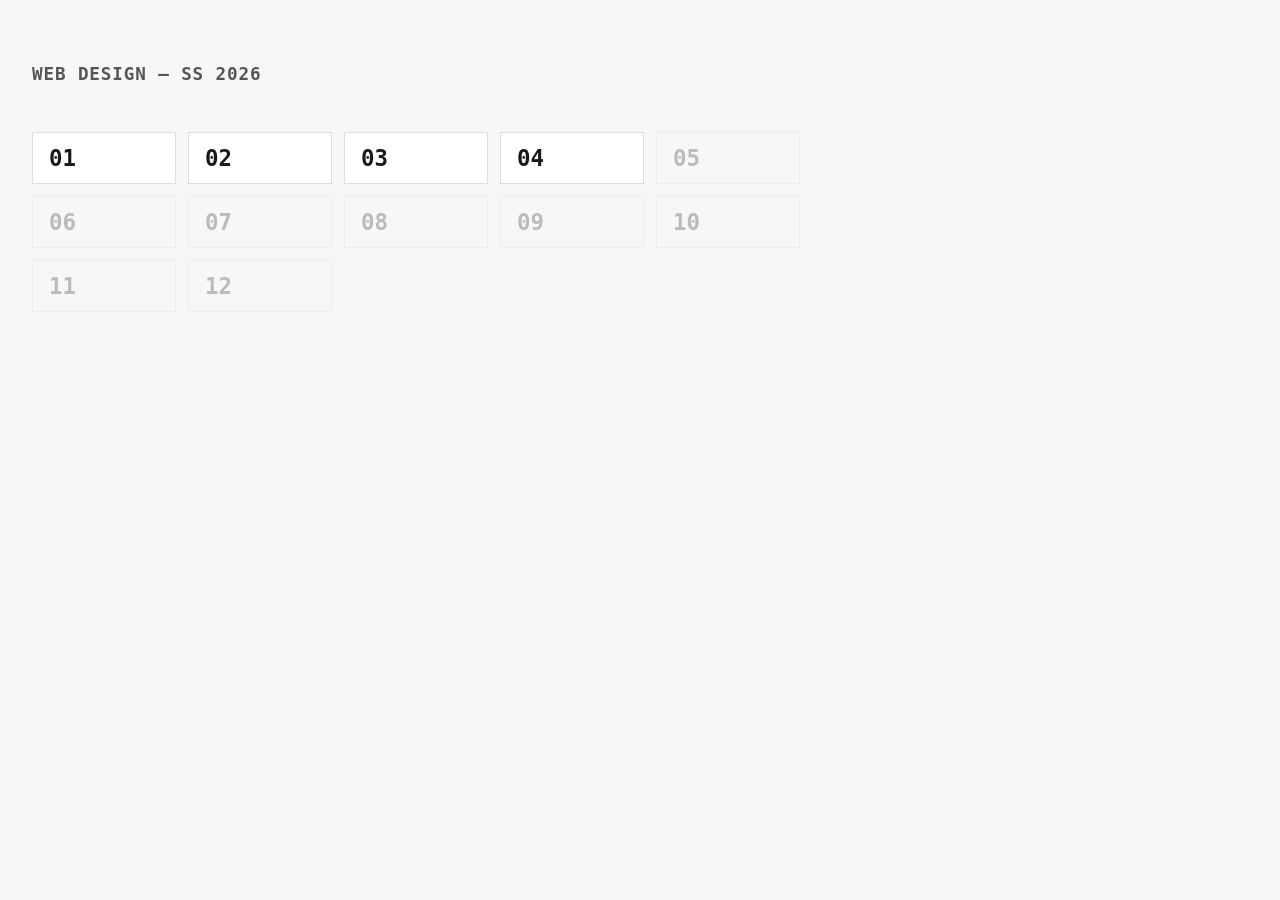
<file: index.html>
<!DOCTYPE html>
<html lang="en">
<head>
  <meta charset="UTF-8">
  <meta name="viewport" content="width=device-width, initial-scale=1.0">
  <title>Web Design SS 2026</title>
  <style>
    *, *::before, *::after { box-sizing: border-box; margin: 0; padding: 0; }

    body {
      font-family: ui-monospace, 'Cascadia Code', 'Fira Mono', monospace;
      background: #f7f7f5;
      color: #1a1a1a;
      min-height: 100vh;
      padding: 4rem 2rem;
    }

    header {
      margin-bottom: 3rem;
    }

    h1 {
      font-size: 1.1rem;
      font-weight: 600;
      letter-spacing: 0.05em;
      text-transform: uppercase;
      color: #555;
    }

    ol {
      list-style: none;
      display: grid;
      grid-template-columns: repeat(auto-fill, minmax(8rem, 1fr));
      gap: 0.75rem;
      max-width: 48rem;
    }

    li a, li span {
      display: block;
      padding: 0.75rem 1rem;
      border: 1px solid #ddd;
      text-decoration: none;
      font-size: 1.4rem;
      font-weight: 700;
      color: #1a1a1a;
      background: #fff;
      transition: border-color 0.15s, background 0.15s;
    }

    li a:hover {
      border-color: #999;
      background: #f0f0ee;
    }

    li span {
      color: #bbb;
      border-color: #eee;
      background: transparent;
      cursor: default;
    }
  </style>
</head>
<body>
  <header>
    <h1>Web Design &mdash; SS 2026</h1>
  </header>
  <ol>
    <li><a href="01/">01</a></li>
    <li><a href="02/">02</a></li>
    <li><a href="03/">03</a></li>
    <li><a href="04/">04</a></li>
    <li><span>05</span></li>
    <li><span>06</span></li>
    <li><span>07</span></li>
    <li><span>08</span></li>
    <li><span>09</span></li>
    <li><span>10</span></li>
    <li><span>11</span></li>
    <li><span>12</span></li>
  </ol>
</body>
</html>
</file>
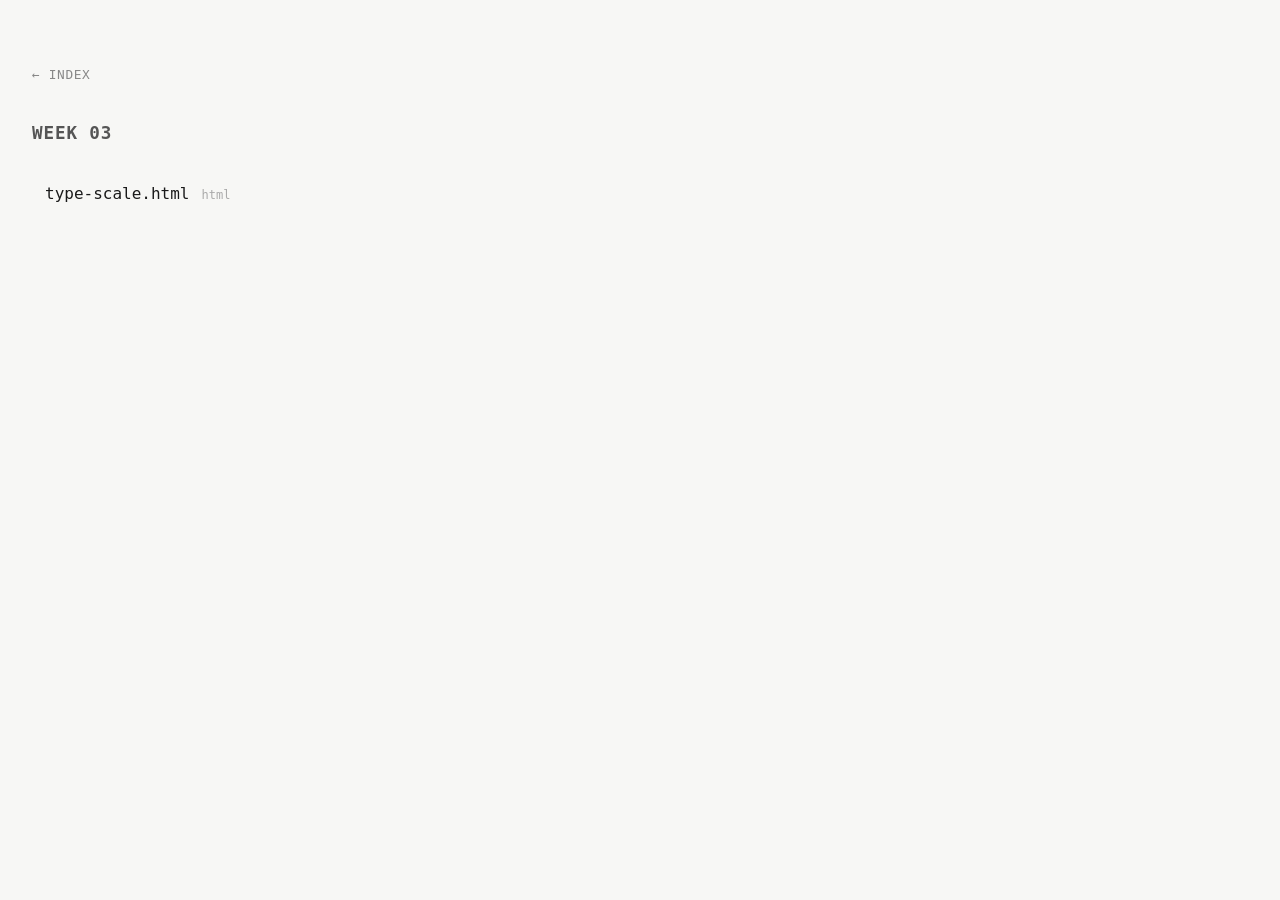
<file: 03/index.html>
<!DOCTYPE html>
<html lang="en">
<head>
  <meta charset="UTF-8">
  <meta name="viewport" content="width=device-width, initial-scale=1.0">
  <title>03 — Web Design SS 2026</title>
  <style>
    *, *::before, *::after { box-sizing: border-box; margin: 0; padding: 0; }

    body {
      font-family: ui-monospace, 'Cascadia Code', 'Fira Mono', monospace;
      background: #f7f7f5;
      color: #1a1a1a;
      min-height: 100vh;
      padding: 4rem 2rem;
    }

    nav {
      margin-bottom: 2.5rem;
    }

    nav a {
      font-size: 0.8rem;
      color: #888;
      text-decoration: none;
      letter-spacing: 0.05em;
      text-transform: uppercase;
    }

    nav a:hover { color: #1a1a1a; }

    h1 {
      font-size: 1.1rem;
      font-weight: 600;
      letter-spacing: 0.05em;
      text-transform: uppercase;
      color: #555;
      margin-bottom: 2rem;
    }

    ul {
      list-style: none;
      max-width: 32rem;
    }

    li + li { margin-top: 0.4rem; }

    li a {
      display: flex;
      align-items: baseline;
      gap: 0.75rem;
      padding: 0.5rem 0.75rem;
      text-decoration: none;
      color: #1a1a1a;
      border: 1px solid transparent;
      transition: border-color 0.15s, background 0.15s;
    }

    li a:hover {
      border-color: #ddd;
      background: #fff;
    }

    li a .ext {
      font-size: 0.75rem;
      color: #aaa;
      flex-shrink: 0;
    }
  </style>
</head>
<body>
  <nav><a href="../">← Index</a></nav>
  <h1>Week 03</h1>
  <ul>
    <li><a href="type-scale.html"><span>type-scale.html</span><span class="ext">html</span></a></li>
  </ul>
</body>
</html>
</file>
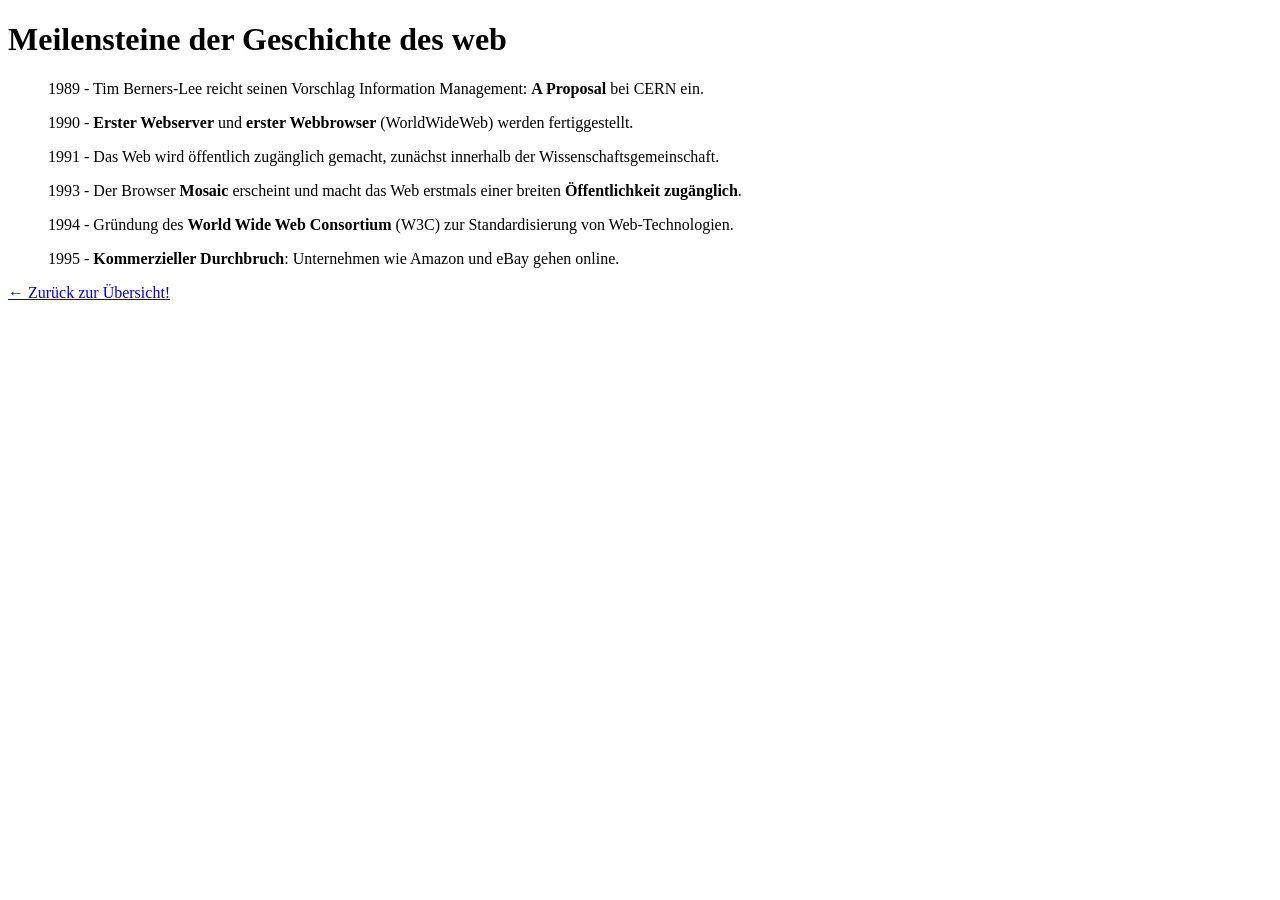
<file: 01/meilensteine.html>
<!DOCTYPE html>
<html lang="de">
  <head>
    <meta charset="UTF-8" />
    <meta name="viewport" content="width=device-width, initial-scale=1.0" />
    <title>meilensteine der Geschichte des web</title>
  </head>
  <body>
    <h1> Meilensteine der Geschichte des web</h1>
    
       <ul>1989 - Tim Berners-Lee reicht seinen Vorschlag Information Management: <strong>A Proposal</strong> bei CERN ein.</ul>
        <ul>1990 - <strong>Erster Webserver</strong> und <strong>erster Webbrowser</strong> (WorldWideWeb) werden fertiggestellt.</ul>
       <ul>1991 - Das Web wird öffentlich zugänglich gemacht, zunächst innerhalb der Wissenschaftsgemeinschaft.</ul>
       <ul>1993 - Der Browser <strong>Mosaic</strong> erscheint und macht das Web erstmals einer breiten <strong>Öffentlichkeit zugänglich</strong>.</ul>
        <ul>1994 - Gründung des <strong>World Wide Web Consortium</strong> (W3C) zur Standardisierung von Web-Technologien.</ul>
        <ul>1995 - <strong>Kommerzieller Durchbruch</strong>: Unternehmen wie Amazon und eBay gehen online.</ul>
    
    
        <a href="www.html">← Zurück zur Übersicht!</a>
    </body>
</html>
</file>
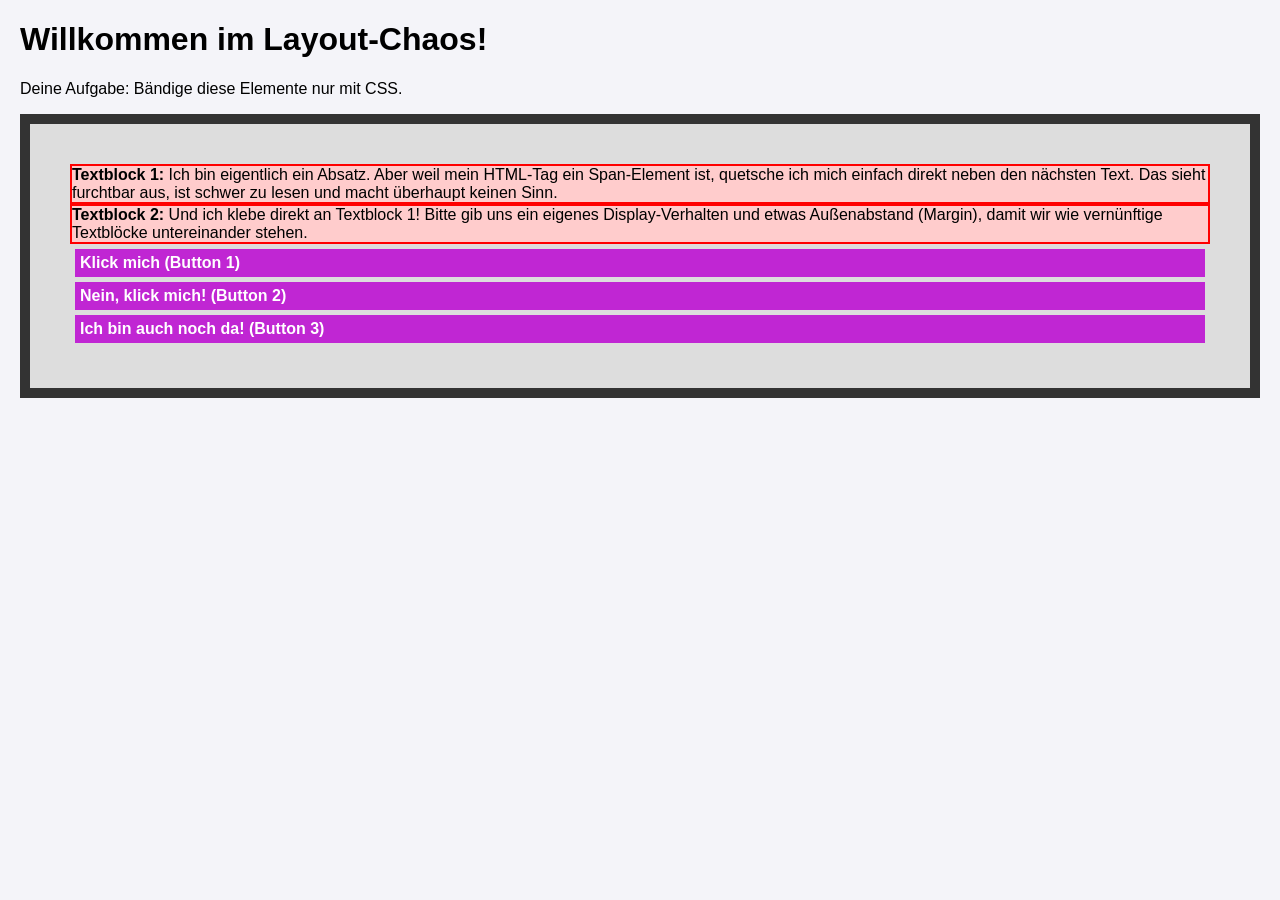
<file: 02/02_chaos.html>
<!DOCTYPE html>
<html lang="de">
<head>
    <meta charset="UTF-8">
    <meta name="viewport" content="width=device-width, initial-scale=1.0">
    <title>Präsenzaufgabe 2: Chaos-Beseitigung</title>
    <style>
        /* ==========================================================================
           CSS-CHAOS:
           Hier ist alles kaputt! Repariere das Layout NUR durch das Anpassen 
           und Hinzufügen von CSS in diesem Block.
           Das HTML im <body> darf NICHT verändert werden!
           ========================================================================== */

        body {
            font-family: sans-serif;
            background-color: #f4f4f9;
            margin: 20px;
        }

        .container {
            background-color: #ddd;
            width: vw;
            /* PROBLEM 1: Ohne box-sizing: border-box sprengen padding und border die 100% Breite.
               Der Container ragt rechts aus dem Bildschirmrand heraus! */
            padding: 40px;
            border: 10px solid #333;
        }

        .text-block {
            background-color: #ffcccc;
            border: 2px solid red;
            display:block;
            /* PROBLEM 2: Diese Textblöcke fließen ineinander, weil sie als <span> 
               standardmäßig "inline" sind. Sie brauchen Block-Verhalten und Außenabstand! */
        }

        .button {
            background-color: #c026d3;
            color: white;
            font-weight: bold;
            text-align: center;
            display:flex;
            flex-direction:row;/*warum sind die Buttons immer noch untereinander??*/
            width:auto;
            margin: 5px;
            padding:5px;
            /* PROBLEM 3: Diese Buttons sollen nebeneinander stehen, sind als <div> 
               aber standardmäßig "block"-Elemente. Sie brauchen Innen- und Außenabstände! */
        }

        .secret {
            background-color: yellow;
            color: red;
            font-size: 24px;
            font-weight: bold;
            border: 5px dashed red;
            display:none;
            /* PROBLEM 4: Dieses Element soll komplett aus dem Layout verschwinden! */
        }

        /* --- DEIN CODE STARTET HIER --- */

        /* 1. Füge den universellen Selektor (*) für border-box hinzu */


        /* 2. Repariere .text-block (Tipp: display, margin, padding) */


        /* 3. Repariere .button (Tipp: display, margin, padding) */


        /* 4. Verstecke .secret (Tipp: display) */


    </style>
</head>
<body>

    <h1>Willkommen im Layout-Chaos!</h1>
    <p>Deine Aufgabe: Bändige diese Elemente nur mit CSS.</p>

    <div class="container">
        <span class="text-block">
            <strong>Textblock 1:</strong> Ich bin eigentlich ein Absatz. Aber weil mein HTML-Tag ein Span-Element ist, quetsche ich mich einfach direkt neben den nächsten Text. Das sieht furchtbar aus, ist schwer zu lesen und macht überhaupt keinen Sinn.
        </span>

        <span class="text-block">
            <strong>Textblock 2:</strong> Und ich klebe direkt an Textblock 1! Bitte gib uns ein eigenes Display-Verhalten und etwas Außenabstand (Margin), damit wir wie vernünftige Textblöcke untereinander stehen.
        </span>

        <div class="secret">
            🛑 GEHEIMNIS! 🛑 Dieser Kasten darf auf der fertigen Website überhaupt nicht gerendert werden. Er darf auch keinen unsichtbaren Platz wegnehmen. Verstecke mich!
        </div>

        <div class="button">Klick mich (Button 1)</div>
        <div class="button">Nein, klick mich! (Button 2)</div>
        <div class="button">Ich bin auch noch da! (Button 3)</div>
    </div>

</body>
</html>
</file>
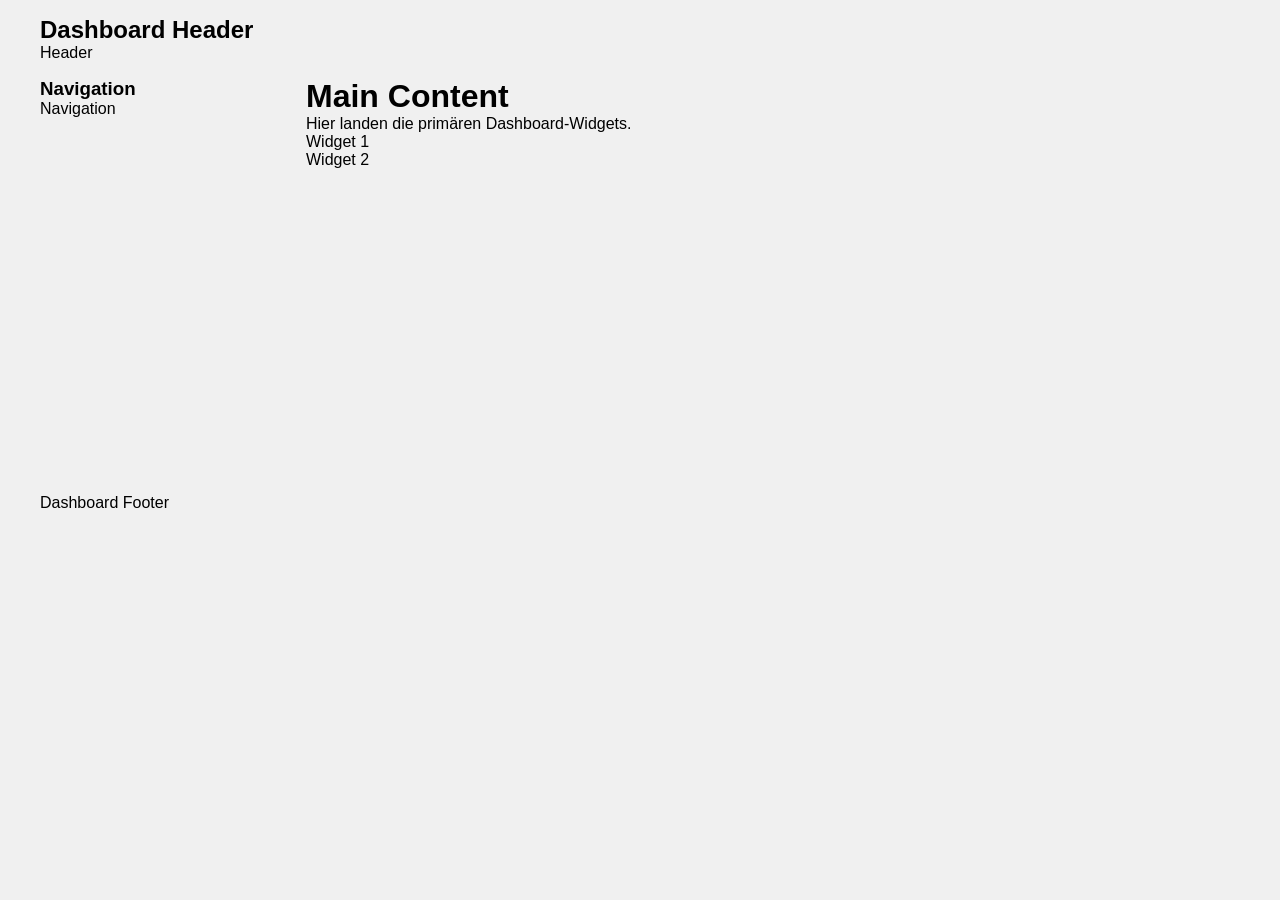
<file: 02/03_grid.html>
<!DOCTYPE html>
<html lang="de">
<head>
    <meta charset="UTF-8">
    <meta name="viewport" content="width=device-width, initial-scale=1.0">
    <title>8px Grid Dashboard</title>
    <style>
        /* Grund-Reset */
        * { box-sizing: border-box; margin: 0; padding: 0; }
        
        body {
            font-family: sans-serif;
            background-color: #f0f0f0;
            padding: 16px; /* 8px x 2 */
        }

        /* Das Grid-System */
        .grid-container {
            display: grid;
            /* Sidebar: 250px | Content: Rest */
            grid-template-columns: 250px 1fr;
            /* Header: auto | Main: min 400px | Footer: auto */
            grid-template-rows: auto minmax(400px, 1fr) auto;
            
            gap: 16px; /* 8px x 2 */
            max-width: 1200px;
            margin: 0 auto;
        }

        /* Platzierung der Elemente */
        header, footer {
            grid-column:1/-1;
            display:
        }

        aside {
            grid-column:1;
        }

        main {
            grid-column:2/3;
        }


    </style>
</head>
<body>

    <div class="grid-container">
        <header>
            <h2>Dashboard Header</h2>
            <p> Header</p>
        </header>

        <aside>
            <h3>Navigation</h3>
            <p>Navigation</p>
        </aside>

        <main>
            <h1>Main Content</h1>
            <p>Hier landen die primären Dashboard-Widgets.</p>
            <p>Widget 1</p>
            <p>Widget 2</p>
        </main>

        <footer>
            <p>Dashboard Footer</p>
        </footer>
    </div>

</body>
</html>
</file>
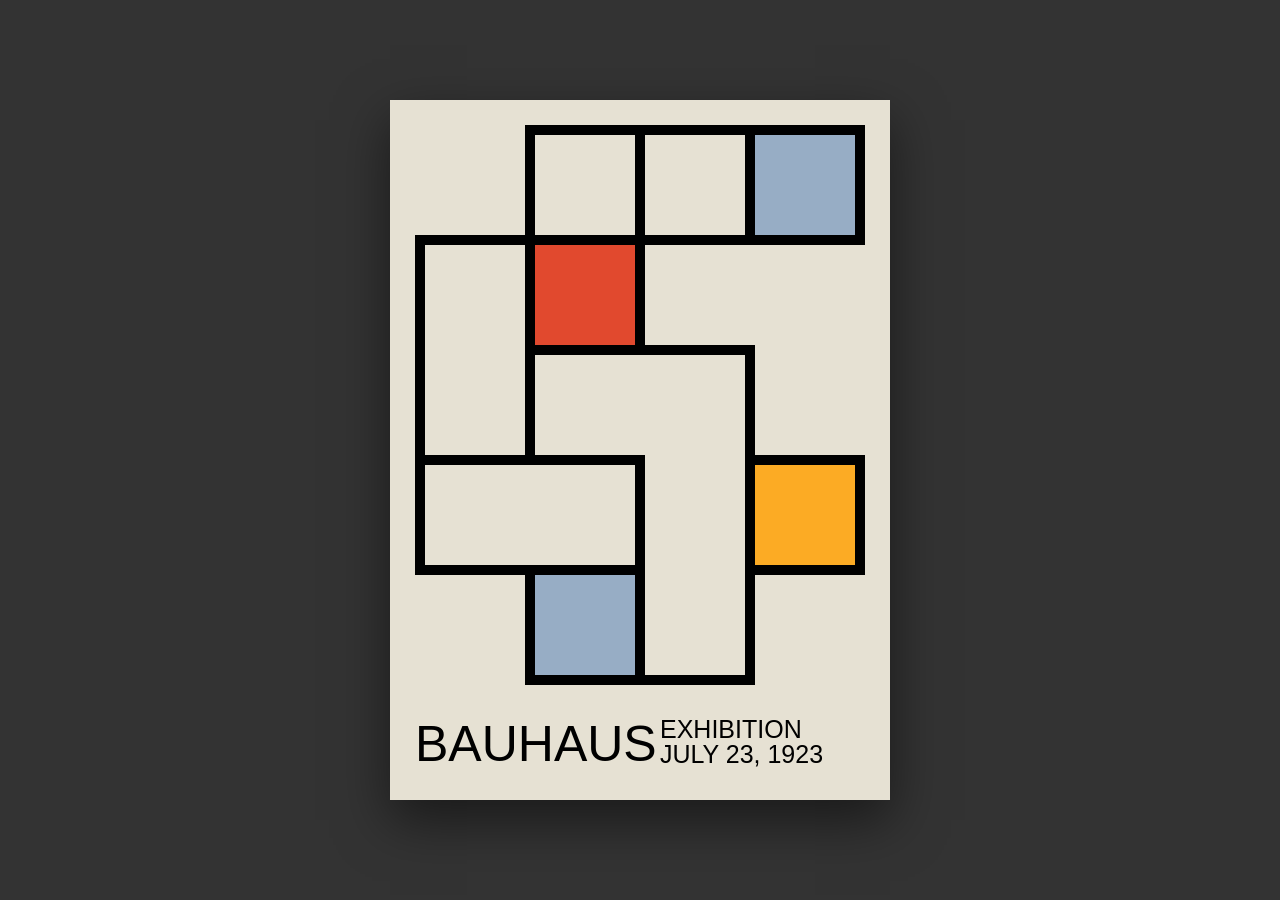
<file: 02/b_bauhaus.html>
<!DOCTYPE html>
<html lang="de">
<head>
    <meta charset="UTF-8">
    <title>Bauhaus Vorlage</title>
    <link rel="stylesheet" href="b_bauhaus.css">
</head>
<body>

    <div class="poster">
    <div class="BoxLaenge1Groeße BoxFarbeWeiß Box1Position"></div>
    <div class="BoxLaenge1Groeße BoxFarbeBlau Box2Position"></div>
    <div class="BoxLaenge1Groeße BoxFarbeRot Box3Position"></div>
    <div class="BoxLaenge1Groeße BoxFarbeGelb Box4Position"></div>
    <div class="BoxLaenge2Groeße BoxFarbeWeiß Box5Position"></div>
    <div class="BoxHoehe2Groeße BoxFarbeWeiß Box6Position"></div>
    <div class="BoxLaenge1Groeße BoxFarbeWeiß Box7Position"></div>
    <div class="BoxLaenge1Groeße BoxFarbeBlau Box8Position"></div>
    <div class="LinieHorizontal LinienPosition1"></div>
    <div class="LinieHorizontal LinienPosition2"></div>
    <div class="LinieVertikal LinienPosition3"></div>
    <div class="TextGroß TextPosition1">BAUHAUS</div>
    <div class="TextKlein TextPosition2">EXHIBITION</div>
    <div class="TextKlein TextPosition3">JULY 23, 1923</div>
    </div>
    
   

</body>
</html>
</file>
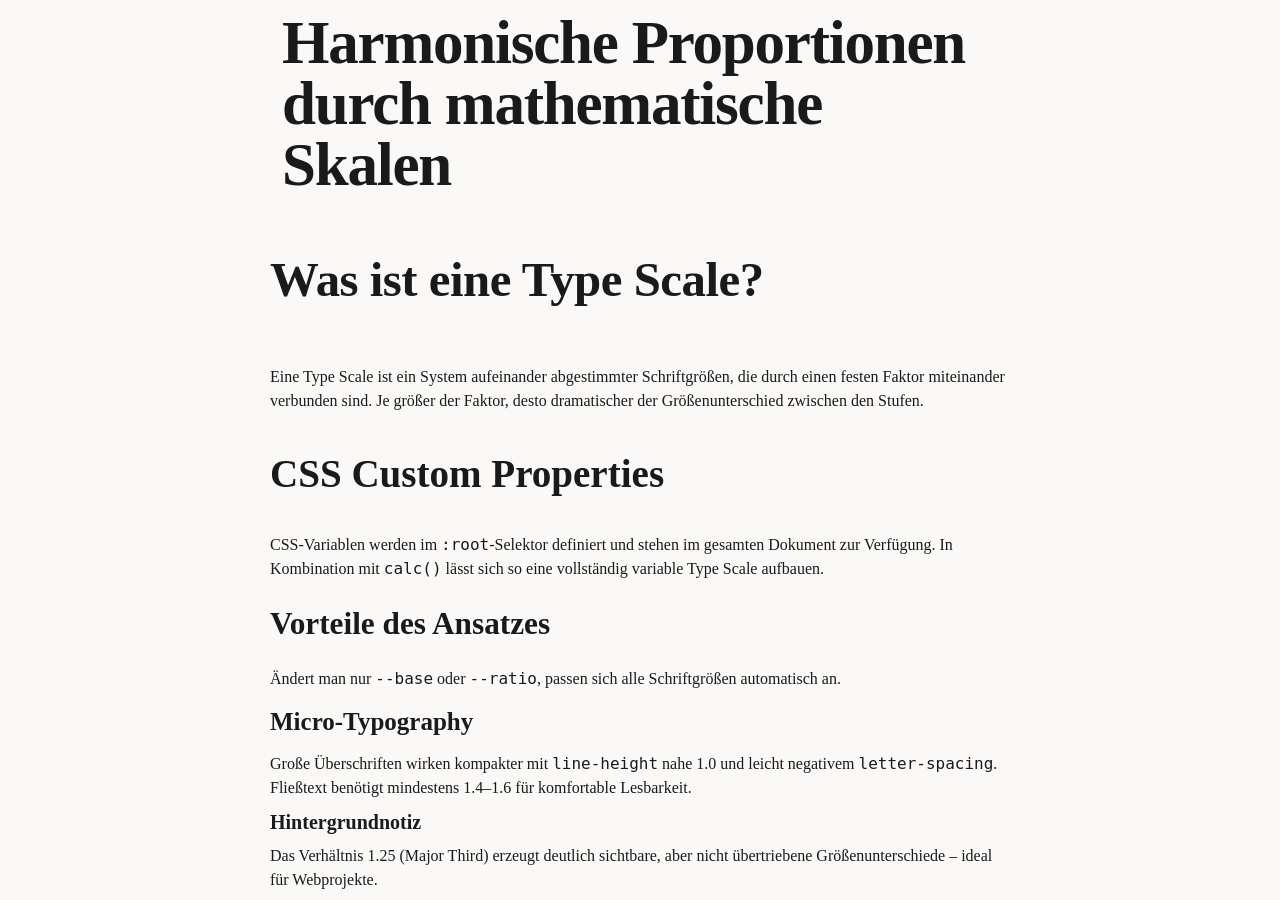
<file: 03/type-scale.html>
<!DOCTYPE html>
<html lang="de">
<head>
    <meta charset="UTF-8">
    <meta name="viewport" content="width=device-width, initial-scale=1.0">
    <title>Type Scale Calculator</title>
    <style>
        /* ============================================================
           AUFGABE: Type Scale Calculator mit CSS-Variablen

           1. Definiert in :root:  --base (16px)  und  --ratio (1.25)
           2. Berechnet --h6 bis --h1 mit calc(), z.B.:
                --h6: calc(var(--base) * var(--ratio))
                --h5: calc(var(--h6)  * var(--ratio))  … usw.
           3. Setzt font-size bei h1–h6 und font-size am body.
           4. Micro-Typography:
                h1 → line-height: 1.0  + negatives letter-spacing
                p  → line-height: 1.5
           5. Optional: Suchen Sie sich eine schöne Schriftartenkombo aus Google Fonts und binden Sie sie ein.
           ============================================================ */

        :root {
            --base:16px;
            --ratio:1.25;

           
            --h6: calc(var(--base)*var(--ratio));
            --h5: calc(var(--h6)*var(--ratio));
            --h4: calc(var(--h5)*var(--ratio));
            --h3: calc(var(--h4)*var(--ratio));
            --h2: calc(var(--h3)*var(--ratio));
            --h1: calc(var(--h2)*var(--ratio));

            --baseMargin: 8px;
            --ratioMargin:1.5;

            --h6Margin:calc(var(--baseMargin)*var(--ratioMargin));
            --h5Margin:calc(var(--h6Margin)*var(--ratioMargin));
            --h4Margin:calc(var(--h5Margin)*var(--ratioMargin));
            --h3Margin:calc(var(--h4Margin)*var(--ratioMargin));
            --h2Margin:calc(var(--h3Margin)*var(--ratioMargin));
            --h1Margin:calc(var(--h2Margin)*var(--ratioMargin));

            
            
        }

        * { box-sizing: border-box; margin: 0; padding: 0; }

        body {
            font-family: Georgia, serif;
            background: #faf9f7;
            color: #1a1a1a;
            
        }

        .page { 
            max-width: 740px; 
            margin: 0 auto; 
        }

        h1 {
            font-size:var(--h1);
            line-height:1.0;
            margin:var(--h6Margin);
            letter-spacing:-0.02em;
        }

        h2 { 
            font-size:var(--h2);
            line-height:1.0;
            margin-top:var(--h2Margin);
            margin-bottom:var(--h2Margin);
            letter-spacing:-0.01em;
         }
        h3 { 
            font-size:var(--h3);
            line-height:1.0;
            margin-top:var(--h3Margin);
            margin-bottom:var(--h3Margin);
         }
        h4 {
            font-size:var(--h4);
            line-height:1.0;
            margin-top:var(--h4Margin);
            margin-bottom:var(--h4Margin);
         }
        h5 { 
            font-size:var(--h5);
            line-height:1.0;
            margin-top:var(--h5Margin);
            margin-bottom:var(--h5Margin);
         }
        h6 { 
            font-size:var(--h6);
            line-height:1.0;
            margin-top:var(--h6Margin);
            margin-bottom:var(--h6Margin);
         }

        p {
            font-size:var(--base);
            line-height:1.5;
            margin-top:var(--baseMargin);
            margin-bottom:var(--baseMargin);
        }
    </style>
</head>
<body>

    <div class="page">

        <h1>Harmonische Proportionen durch mathematische Skalen</h1>
        <h2>Was ist eine Type Scale?</h2>
        <p>
            Eine Type Scale ist ein System aufeinander abgestimmter Schriftgrößen,
            die durch einen festen Faktor miteinander verbunden sind. Je größer
            der Faktor, desto dramatischer der Größenunterschied zwischen den Stufen.
        </p>

        <h3>CSS Custom Properties</h3>
        <p>
            CSS-Variablen werden im <code>:root</code>-Selektor definiert und stehen
            im gesamten Dokument zur Verfügung. In Kombination mit <code>calc()</code>
            lässt sich so eine vollständig variable Type Scale aufbauen.
        </p>

        <h4>Vorteile des Ansatzes</h4>
        <p>
            Ändert man nur <code>--base</code> oder <code>--ratio</code>,
            passen sich alle Schriftgrößen automatisch an.
        </p>

        <h5>Micro-Typography</h5>
        <p>
            Große Überschriften wirken kompakter mit <code>line-height</code> nahe 1.0
            und leicht negativem <code>letter-spacing</code>. Fließtext benötigt
            mindestens 1.4–1.6 für komfortable Lesbarkeit.
        </p>

        <h6>Hintergrundnotiz</h6>
        <p>
            Das Verhältnis 1.25 (Major Third) erzeugt deutlich sichtbare,
            aber nicht übertriebene Größenunterschiede – ideal für Webprojekte.
        </p>

    </div>

</body>
</html>
</file>
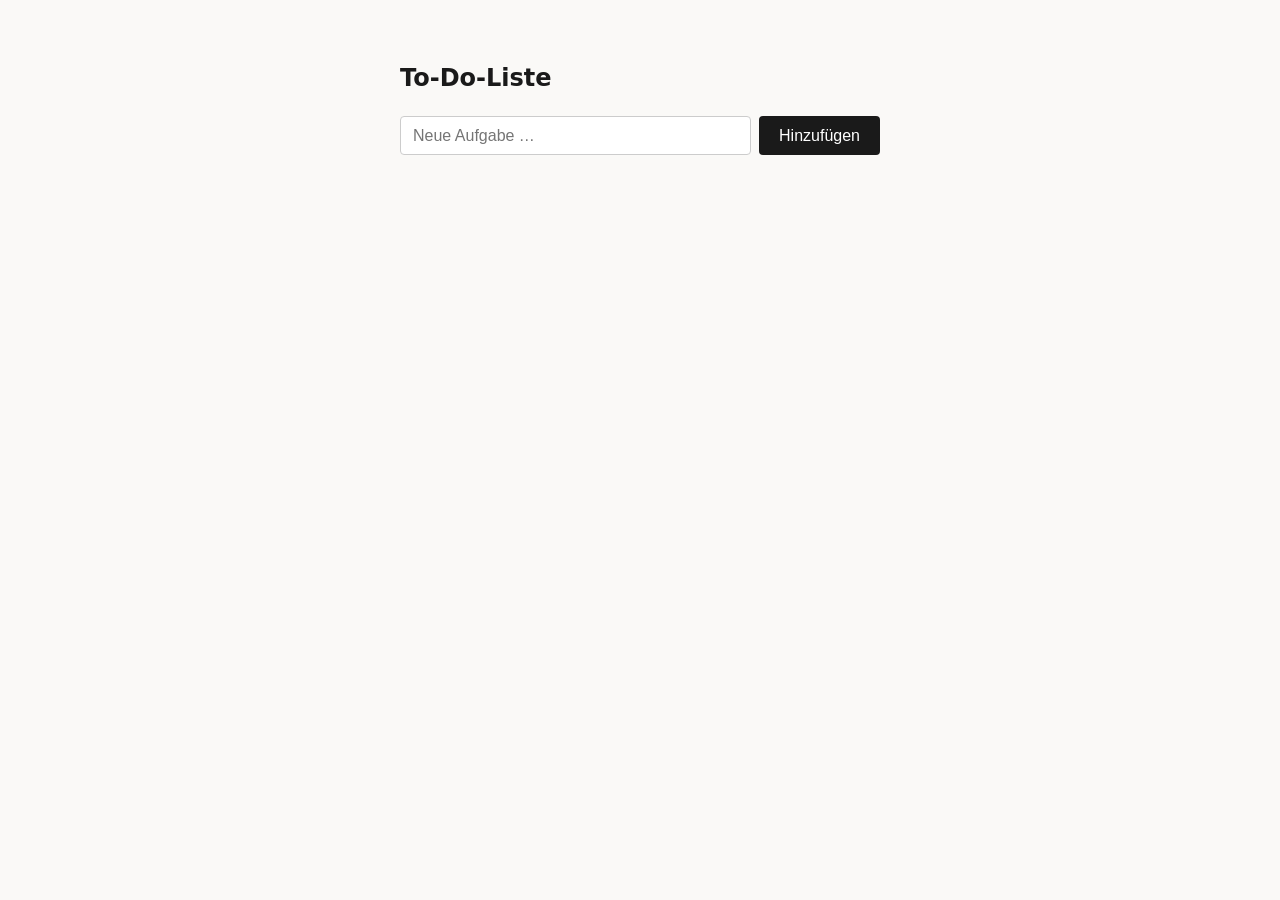
<file: 04/02_todo.html>
<!DOCTYPE html>
<html lang="de">
<head>
    <meta charset="UTF-8">
    <meta name="viewport" content="width=device-width, initial-scale=1.0">
    <title>Aufgabe 2 — To-Do-Liste</title>
    <style>
        /* ============================================================
           AUFGABE 2: To-Do-Liste mit DOM-Manipulation

           Hintergrund:
           getElementById, createElement und appendChild anwenden,
           um statisches HTML dynamisch zu machen.

           Anforderungen:
           1. Wert aus dem Eingabefeld auslesen, wenn der Button
              geklickt wird.
           2. Neues <li>-Element mit document.createElement erstellen.
           3. innerText des Elements auf den Eingabewert setzen.
           4. Element mit appendChild an die Liste anhängen.
           5. Bonus: Eingabefeld nach dem Hinzufügen leeren.
           ============================================================ */

        *, *::before, *::after { box-sizing: border-box; margin: 0; padding: 0; }

        body {
            font-family: system-ui, -apple-system, sans-serif;
            background: #faf9f7;
            color: #1a1a1a;
            min-height: 100vh;
            display: flex;
            justify-content: center;
            padding: 4rem 2rem;
        }

        .container {
            max-width: 480px;
            width: 100%;
        }

        h1 {
            font-size: 1.5rem;
            font-weight: 600;
            margin-bottom: 1.5rem;
        }

        .input-row {
            display: flex;
            gap: 0.5rem;
            margin-bottom: 2rem;
        }

        #taskInput {
            flex: 1;
            padding: 0.6rem 0.75rem;
            font-size: 1rem;
            border: 1px solid #ccc;
            border-radius: 4px;
            outline: none;
            transition: border-color 0.15s;
        }

        #taskInput:focus {
            border-color: #555;
        }

        #addBtn {
            padding: 0.6rem 1.25rem;
            font-size: 1rem;
            background: #1a1a1a;
            color: #fff;
            border: none;
            border-radius: 4px;
            cursor: pointer;
            transition: background 0.15s;
        }

        #addBtn:hover {
            background: #333;
        }

        #taskList {
            list-style: none;
        }

        #taskList li {
            padding: 0.6rem 0.75rem;
            border-bottom: 1px solid #eee;
            font-size: 1rem;
        }

        #taskList li:first-child {
            border-top: 1px solid #eee;
        }
    </style>
</head>
<body>
    <div class="container">
        <h1>To-Do-Liste</h1>

        <div class="input-row">
            <input type="text" id="taskInput" placeholder="Neue Aufgabe …">
            <button id="addBtn">Hinzufügen</button>
        </div>

        <ul id="taskList">
            <!-- Hier werden die Aufgaben dynamisch eingefügt -->
        </ul>
    </div>

    <script>
        // ============================================================
        // EUER CODE HIER:
        //
        // 1. Referenzen auf die Elemente holen:
        //    - const input = document.getElementById(...)
        //    - const button = document.getElementById(...)
        //    - const list = document.getElementById(...)
        //
        // 2. Event-Listener auf den Button setzen:
        //    button.addEventListener('click', function () { ... })
        //
        // 3. Innerhalb der Funktion:
        //    a) Wert aus input.value lesen
        //    b) Prüfen, ob der Wert nicht leer ist
        //    c) Neues <li> mit document.createElement('li') erstellen
        //    d) li.innerText = ... setzen
        //    e) list.appendChild(li) aufrufen
        //    f) Bonus: input.value = '' zum Leeren des Feldes
        //
        // ============================================================


    </script>
</body>
</html>
</file>
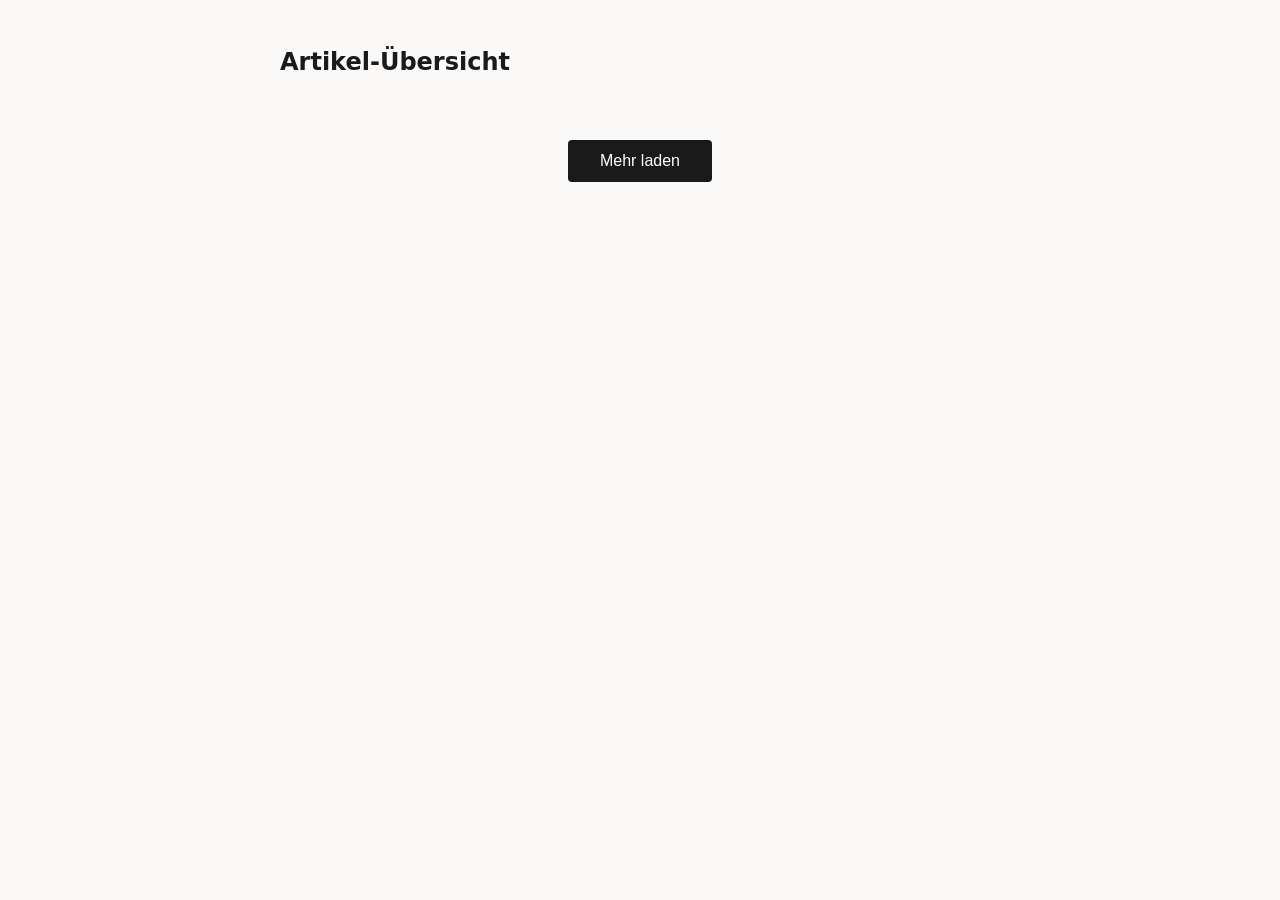
<file: 04/03_loadmore.html>
<!DOCTYPE html>
<html lang="de">
<head>
    <meta charset="UTF-8">
    <meta name="viewport" content="width=device-width, initial-scale=1.0">
    <title>Aufgabe 3 — Load More</title>
    <style>
        /* ============================================================
           AUFGABE 3: Load More mit Arrays, Objekten & DOM-Rendering

           Hintergrund:
           Arbeiten mit Arrays, Objekten und dynamischem Rendering
           von Mock-Daten.

           Anforderungen:
           1. Funktion schreiben, die jeweils die nächsten 3 Objekte
              aus dem Array als Teaser-Cards an <main> anhängt.
           2. "Mehr laden"-Button triggert diese Funktion.
           3. Wenn alle Artikel geladen sind, wird der Button
              ausgeblendet (display = 'none') oder deaktiviert.
           4. Bonus (Infinite Scroll): Button weglassen und stattdessen
              per window.onscroll beim Erreichen des Seitenendes laden.
           ============================================================ */

        *, *::before, *::after { box-sizing: border-box; margin: 0; padding: 0; }

        body {
            font-family: system-ui, -apple-system, sans-serif;
            background: #faf9f7;
            color: #1a1a1a;
            min-height: 100vh;
            padding: 3rem 2rem 6rem;
        }

        header {
            max-width: 720px;
            margin: 0 auto 2rem;
        }

        header h1 {
            font-size: 1.5rem;
            font-weight: 600;
        }

        #cardContainer {
            display: grid;
            grid-template-columns: repeat(auto-fill, minmax(280px, 1fr));
            gap: 1.5rem;
            max-width: 720px;
            margin: 0 auto;
        }

        .card {
            background: #fff;
            border: 1px solid #e5e5e5;
            border-radius: 8px;
            padding: 1.5rem;
            transition: box-shadow 0.15s;
        }

        .card:hover {
            box-shadow: 0 2px 8px rgba(0,0,0,0.08);
        }

        .card h2 {
            font-size: 1.1rem;
            font-weight: 600;
            margin-bottom: 0.5rem;
        }

        .card p {
            font-size: 0.95rem;
            line-height: 1.5;
            color: #555;
        }

        .btn-wrap {
            text-align: center;
            max-width: 720px;
            margin: 2rem auto 0;
        }

        #loadMoreBtn {
            padding: 0.75rem 2rem;
            font-size: 1rem;
            background: #1a1a1a;
            color: #fff;
            border: none;
            border-radius: 4px;
            cursor: pointer;
            transition: background 0.15s;
        }

        #loadMoreBtn:hover {
            background: #333;
        }

        #loadMoreBtn:disabled {
            background: #aaa;
            cursor: default;
        }
    </style>
</head>
<body>
    <header>
        <h1>Artikel-Übersicht</h1>
    </header>

    <main id="cardContainer">
        <!-- Hier werden die Teaser-Cards dynamisch eingefügt -->
    </main>

    <div class="btn-wrap">
        <button id="loadMoreBtn">Mehr laden</button>
    </div>

    <script>
        // ============================================================
        // MOCK-DATEN — 10 Artikel-Objekte
        // ============================================================
        const articles = [
            { title: "Artikel 1",  text: "Lorem ipsum dolor sit amet, consectetur adipiscing elit." },
            { title: "Artikel 2",  text: "Sed do eiusmod tempor incididunt ut labore et dolore magna." },
            { title: "Artikel 3",  text: "Ut enim ad minim veniam, quis nostrud exercitation ullamco." },
            { title: "Artikel 4",  text: "Duis aute irure dolor in reprehenderit in voluptate velit." },
            { title: "Artikel 5",  text: "Excepteur sint occaecat cupidatat non proident, sunt in culpa." },
            { title: "Artikel 6",  text: "Nemo enim ipsam voluptatem quia voluptas sit aspernatur." },
            { title: "Artikel 7",  text: "Neque porro quisquam est, qui dolorem ipsum quia dolor." },
            { title: "Artikel 8",  text: "Quis autem vel eum iure reprehenderit qui in ea voluptate." },
            { title: "Artikel 9",  text: "At vero eos et accusamus et iusto odio dignissimos ducimus." },
            { title: "Artikel 10", text: "Nam libero tempore, cum soluta nobis est eligendi optio." }
        ];

        // Wie viele Artikel pro Klick geladen werden
        const BATCH_SIZE = 3;


        // ============================================================
        // EUER CODE HIER:
        //
        // 1. Variable anlegen, die speichert, wie viele Artikel
        //    bereits angezeigt wurden (z.B. let currentIndex = 0).
        //
        // 2. Referenzen holen:
        //    - const container = document.getElementById('cardContainer')
        //    - const btn = document.getElementById('loadMoreBtn')
        //
        // 3. Funktion loadMore() schreiben:
        //    a) Die nächsten BATCH_SIZE Artikel aus dem Array holen
        //       z.B. mit articles.slice(currentIndex, currentIndex + BATCH_SIZE)
        //    b) Für jedes Objekt ein <article>-Element erstellen:
        //       - const card = document.createElement('article')
        //       - card.classList.add('card')
        //       - card.innerHTML = `<h2>${obj.title}</h2><p>${obj.text}</p>`
        //       - container.appendChild(card)
        //    c) currentIndex erhöhen
        //    d) Prüfen: wenn currentIndex >= articles.length →
        //       btn.style.display = 'none'  (oder btn.disabled = true)
        //
        // 4. Event-Listener auf den Button:
        //    btn.addEventListener('click', loadMore)
        //
        // 5. Bonus – Infinite Scroll (statt Button):
        //    window.addEventListener('scroll', function () {
        //        if (window.innerHeight + window.scrollY >= document.body.offsetHeight - 100) {
        //            loadMore();
        //        }
        //    })
        //
        // ============================================================


    </script>
</body>
</html>
</file>
<file: 02/b_bauhaus.css>
:root {
    --bg: #e6e1d3;
    --red: #e1492e;
    --black: #000000;
    --blue: #97adc5;
    --yellow: #fcab24;
}

body {
    background-color: #333;
    display: flex;
    justify-content: center;
    align-items: center;
    min-height: 100vh;
    margin: 0;
    font-family: 'Helvetica', Arial, sans-serif;
}

.poster {
    background-color: var(--bg);
    width: 500px;
    height: 700px;
    
    box-shadow: 0 20px 50px rgba(0,0,0,0.5);
    position:relative;
}
/*Aufteilung der verschieden großen Boxen in verschiedene Größen Klassen*/
.BoxLaenge1Groeße{
    position:absolute;
    width:100px;
    height:100px;
    border:10px solid var(--black); 
}
.BoxLaenge2Groeße{
    position:absolute;
    width:210px;
    height:100px;
    border:10px solid var(--black);
}
.BoxHoehe2Groeße{
    position:absolute;
    width:100px;
    height:210px;
    border:10px solid var(--black);
}
/*Aufteilung der verschieden farbigen Boxen in verschiedene Farben Klassen*/
.BoxFarbeWeiß{
    background: var(--bg);
}
.BoxFarbeRot{
    background:var(--red);
}
.BoxFarbeBlau{
    background:var(--blue);
}
.BoxFarbeGelb{
    background:var(--yellow);
}
/* jede Box hat eine eigene Position Klasse*/
/*was mit Pixelweite in der Mitte wäre ist nicht in der Mitte?? warum das?
deshalb Positionierungshilfe am Anfang mit transform.translate()*/
.Box1Position{
    top:25px;
    left:135px;
}
.Box2Position{
    top:465px;
    left:135px;
}
.Box3Position{
    top:135px;
    left:135px;
}
.Box4Position{
    top:355px;
    left:355px;
}
.Box5Position{
    top: 355px;
    left:25px;
}
.Box6Position{
    top: 135px;
    left:25px;
}
.Box7Position{
    top: 25px;
    left:245px;
}
.Box8Position{
    top: 25px;
    left:355px;
}
/*Linien:*/
.LinieHorizontal{
    position:absolute;
    background-color:var(--black);
    width:120px;
    height:10px;
}
.LinieVertikal{
    position:absolute;
    background-color:var(--black);
    width:10px;
    height:340px;
}

.LinienPosition1{
    top:245px;
    left:245px;
}
.LinienPosition2{
    top:575px;
    left:245px;
}
.LinienPosition3{
    top:245px;
    left:355px;
}

/*Text*/
.TextGroß{
    font-size:50px;
}
.TextKlein{
    font-size:25px;
}

.TextPosition1{
    position:absolute;
    top:615px;
    left:25px;
}
.TextPosition2{
    position:absolute;
    top:615px;
    left:270px;
}
.TextPosition3{
    position:absolute;
    top:640px;
    left:270px;
}
</file>
